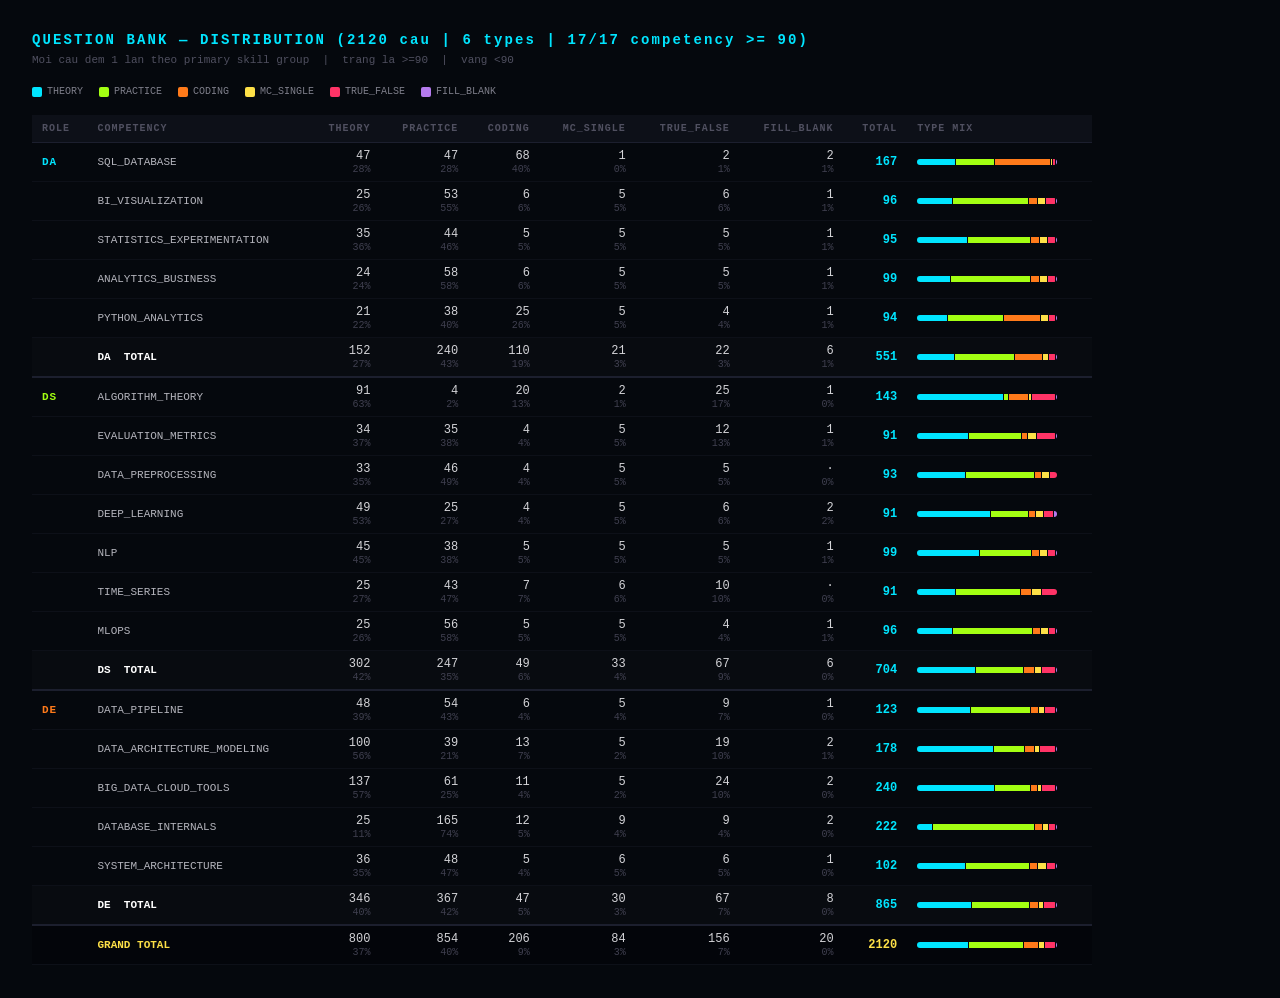
<file: utils/data/qc/distribution_type.html>
<!DOCTYPE html><html><head><meta charset="utf-8"><title>Distribution</title>
<style>
*{box-sizing:border-box;margin:0;padding:0;}
body{background:#05080d;color:#d4d4d8;font-family:"JetBrains Mono",monospace;font-size:12px;padding:32px;}
h2{color:#00e5ff;letter-spacing:.15em;margin-bottom:6px;font-size:14px;}
p{color:#505060;font-size:11px;margin-bottom:20px;}
table{border-collapse:collapse;width:100%;max-width:1060px;}
th{background:#0d1018;color:#505060;font-size:10px;letter-spacing:.1em;padding:8px 10px;border-bottom:1px solid #1c1f2e;text-align:right;}
th.left{text-align:left;}
td{padding:6px 10px;border-bottom:1px solid #0d1018;vertical-align:middle;}
.role{font-weight:bold;font-size:11px;letter-spacing:.08em;}
.rDA{color:#00e5ff;}.rDS{color:#a3ff12;}.rDE{color:#ff7a1a;}
.skill{font-size:11px;text-align:left;}
.ok{color:#b4b4bc;}.low{color:#fde047;}
.num{text-align:right;color:#d4d4d8;}
.pct{display:block;color:#404050;font-size:10px;margin-top:1px;}
.total{text-align:right;font-weight:bold;color:#00e5ff;}
.sub td{background:#080b10;border-top:1px solid #1c1f2e;border-bottom:2px solid #1c1f2e;}
.sub .skill{color:#fff;font-weight:bold;}.sub .total{color:#00e5ff;}
.grand td{background:#03050a;border-top:2px solid #222;}
.grand .skill{color:#fde047;font-weight:bold;}.grand .total{color:#fde047;}
.bar-cell{text-align:left;padding:6px 10px;}
.bar{display:flex;height:6px;border-radius:3px;overflow:hidden;gap:1px;width:140px;}
.b0{background:#00e5ff;}.b1{background:#a3ff12;}.b2{background:#ff7a1a;}
.b3{background:#fde047;}.b4{background:#ff3366;}.b5{background:#b57bee;}
.legend{display:flex;gap:16px;margin-bottom:18px;flex-wrap:wrap;}
.leg{display:flex;align-items:center;gap:5px;font-size:10px;color:#7e7e8a;}
.dot{width:10px;height:10px;border-radius:2px;}
</style></head><body>
<h2>QUESTION BANK — DISTRIBUTION  (2120 cau | 6 types | 17/17 competency >= 90)</h2>
<p>Moi cau dem 1 lan theo primary skill group &nbsp;|&nbsp; trang la >=90 &nbsp;|&nbsp; vang &lt;90</p>
<div class="legend">
  <div class="leg"><div class="dot b0"></div>THEORY</div>
  <div class="leg"><div class="dot b1"></div>PRACTICE</div>
  <div class="leg"><div class="dot b2"></div>CODING</div>
  <div class="leg"><div class="dot b3"></div>MC_SINGLE</div>
  <div class="leg"><div class="dot b4"></div>TRUE_FALSE</div>
  <div class="leg"><div class="dot b5"></div>FILL_BLANK</div>
</div>
<table><thead><tr>
  <th class="left">ROLE</th><th class="left">COMPETENCY</th>
  <th>THEORY</th><th>PRACTICE</th><th>CODING</th><th>MC_SINGLE</th><th>TRUE_FALSE</th><th>FILL_BLANK</th>
  <th>TOTAL</th><th class="left">TYPE MIX</th>
</tr></thead><tbody>
<tr class=""><td><span class="role rDA">DA</span></td><td class="skill"><span class="ok">SQL_<wbr>DATABASE</span></td><td class="num">47<span class="pct">28%</span></td><td class="num">47<span class="pct">28%</span></td><td class="num">68<span class="pct">40%</span></td><td class="num">1<span class="pct">0%</span></td><td class="num">2<span class="pct">1%</span></td><td class="num">2<span class="pct">1%</span></td><td class="total">167</td><td class="bar-cell"><div class="bar"><div class="b0" style="flex:47"></div><div class="b1" style="flex:47"></div><div class="b2" style="flex:68"></div><div class="b3" style="flex:1"></div><div class="b4" style="flex:2"></div><div class="b5" style="flex:2"></div></div></td></tr>
<tr class=""><td></td><td class="skill"><span class="ok">BI_<wbr>VISUALIZATION</span></td><td class="num">25<span class="pct">26%</span></td><td class="num">53<span class="pct">55%</span></td><td class="num">6<span class="pct">6%</span></td><td class="num">5<span class="pct">5%</span></td><td class="num">6<span class="pct">6%</span></td><td class="num">1<span class="pct">1%</span></td><td class="total">96</td><td class="bar-cell"><div class="bar"><div class="b0" style="flex:25"></div><div class="b1" style="flex:53"></div><div class="b2" style="flex:6"></div><div class="b3" style="flex:5"></div><div class="b4" style="flex:6"></div><div class="b5" style="flex:1"></div></div></td></tr>
<tr class=""><td></td><td class="skill"><span class="ok">STATISTICS_<wbr>EXPERIMENTATION</span></td><td class="num">35<span class="pct">36%</span></td><td class="num">44<span class="pct">46%</span></td><td class="num">5<span class="pct">5%</span></td><td class="num">5<span class="pct">5%</span></td><td class="num">5<span class="pct">5%</span></td><td class="num">1<span class="pct">1%</span></td><td class="total">95</td><td class="bar-cell"><div class="bar"><div class="b0" style="flex:35"></div><div class="b1" style="flex:44"></div><div class="b2" style="flex:5"></div><div class="b3" style="flex:5"></div><div class="b4" style="flex:5"></div><div class="b5" style="flex:1"></div></div></td></tr>
<tr class=""><td></td><td class="skill"><span class="ok">ANALYTICS_<wbr>BUSINESS</span></td><td class="num">24<span class="pct">24%</span></td><td class="num">58<span class="pct">58%</span></td><td class="num">6<span class="pct">6%</span></td><td class="num">5<span class="pct">5%</span></td><td class="num">5<span class="pct">5%</span></td><td class="num">1<span class="pct">1%</span></td><td class="total">99</td><td class="bar-cell"><div class="bar"><div class="b0" style="flex:24"></div><div class="b1" style="flex:58"></div><div class="b2" style="flex:6"></div><div class="b3" style="flex:5"></div><div class="b4" style="flex:5"></div><div class="b5" style="flex:1"></div></div></td></tr>
<tr class=""><td></td><td class="skill"><span class="ok">PYTHON_<wbr>ANALYTICS</span></td><td class="num">21<span class="pct">22%</span></td><td class="num">38<span class="pct">40%</span></td><td class="num">25<span class="pct">26%</span></td><td class="num">5<span class="pct">5%</span></td><td class="num">4<span class="pct">4%</span></td><td class="num">1<span class="pct">1%</span></td><td class="total">94</td><td class="bar-cell"><div class="bar"><div class="b0" style="flex:21"></div><div class="b1" style="flex:38"></div><div class="b2" style="flex:25"></div><div class="b3" style="flex:5"></div><div class="b4" style="flex:4"></div><div class="b5" style="flex:1"></div></div></td></tr>
<tr class="sub"><td></td><td class="skill"><b>DA &nbsp;TOTAL</b></td><td class="num">152<span class="pct">27%</span></td><td class="num">240<span class="pct">43%</span></td><td class="num">110<span class="pct">19%</span></td><td class="num">21<span class="pct">3%</span></td><td class="num">22<span class="pct">3%</span></td><td class="num">6<span class="pct">1%</span></td><td class="total">551</td><td class="bar-cell"><div class="bar"><div class="b0" style="flex:152"></div><div class="b1" style="flex:240"></div><div class="b2" style="flex:110"></div><div class="b3" style="flex:21"></div><div class="b4" style="flex:22"></div><div class="b5" style="flex:6"></div></div></td></tr>
<tr class=""><td><span class="role rDS">DS</span></td><td class="skill"><span class="ok">ALGORITHM_<wbr>THEORY</span></td><td class="num">91<span class="pct">63%</span></td><td class="num">4<span class="pct">2%</span></td><td class="num">20<span class="pct">13%</span></td><td class="num">2<span class="pct">1%</span></td><td class="num">25<span class="pct">17%</span></td><td class="num">1<span class="pct">0%</span></td><td class="total">143</td><td class="bar-cell"><div class="bar"><div class="b0" style="flex:91"></div><div class="b1" style="flex:4"></div><div class="b2" style="flex:20"></div><div class="b3" style="flex:2"></div><div class="b4" style="flex:25"></div><div class="b5" style="flex:1"></div></div></td></tr>
<tr class=""><td></td><td class="skill"><span class="ok">EVALUATION_<wbr>METRICS</span></td><td class="num">34<span class="pct">37%</span></td><td class="num">35<span class="pct">38%</span></td><td class="num">4<span class="pct">4%</span></td><td class="num">5<span class="pct">5%</span></td><td class="num">12<span class="pct">13%</span></td><td class="num">1<span class="pct">1%</span></td><td class="total">91</td><td class="bar-cell"><div class="bar"><div class="b0" style="flex:34"></div><div class="b1" style="flex:35"></div><div class="b2" style="flex:4"></div><div class="b3" style="flex:5"></div><div class="b4" style="flex:12"></div><div class="b5" style="flex:1"></div></div></td></tr>
<tr class=""><td></td><td class="skill"><span class="ok">DATA_<wbr>PREPROCESSING</span></td><td class="num">33<span class="pct">35%</span></td><td class="num">46<span class="pct">49%</span></td><td class="num">4<span class="pct">4%</span></td><td class="num">5<span class="pct">5%</span></td><td class="num">5<span class="pct">5%</span></td><td class="num">·<span class="pct">0%</span></td><td class="total">93</td><td class="bar-cell"><div class="bar"><div class="b0" style="flex:33"></div><div class="b1" style="flex:46"></div><div class="b2" style="flex:4"></div><div class="b3" style="flex:5"></div><div class="b4" style="flex:5"></div></div></td></tr>
<tr class=""><td></td><td class="skill"><span class="ok">DEEP_<wbr>LEARNING</span></td><td class="num">49<span class="pct">53%</span></td><td class="num">25<span class="pct">27%</span></td><td class="num">4<span class="pct">4%</span></td><td class="num">5<span class="pct">5%</span></td><td class="num">6<span class="pct">6%</span></td><td class="num">2<span class="pct">2%</span></td><td class="total">91</td><td class="bar-cell"><div class="bar"><div class="b0" style="flex:49"></div><div class="b1" style="flex:25"></div><div class="b2" style="flex:4"></div><div class="b3" style="flex:5"></div><div class="b4" style="flex:6"></div><div class="b5" style="flex:2"></div></div></td></tr>
<tr class=""><td></td><td class="skill"><span class="ok">NLP</span></td><td class="num">45<span class="pct">45%</span></td><td class="num">38<span class="pct">38%</span></td><td class="num">5<span class="pct">5%</span></td><td class="num">5<span class="pct">5%</span></td><td class="num">5<span class="pct">5%</span></td><td class="num">1<span class="pct">1%</span></td><td class="total">99</td><td class="bar-cell"><div class="bar"><div class="b0" style="flex:45"></div><div class="b1" style="flex:38"></div><div class="b2" style="flex:5"></div><div class="b3" style="flex:5"></div><div class="b4" style="flex:5"></div><div class="b5" style="flex:1"></div></div></td></tr>
<tr class=""><td></td><td class="skill"><span class="ok">TIME_<wbr>SERIES</span></td><td class="num">25<span class="pct">27%</span></td><td class="num">43<span class="pct">47%</span></td><td class="num">7<span class="pct">7%</span></td><td class="num">6<span class="pct">6%</span></td><td class="num">10<span class="pct">10%</span></td><td class="num">·<span class="pct">0%</span></td><td class="total">91</td><td class="bar-cell"><div class="bar"><div class="b0" style="flex:25"></div><div class="b1" style="flex:43"></div><div class="b2" style="flex:7"></div><div class="b3" style="flex:6"></div><div class="b4" style="flex:10"></div></div></td></tr>
<tr class=""><td></td><td class="skill"><span class="ok">MLOPS</span></td><td class="num">25<span class="pct">26%</span></td><td class="num">56<span class="pct">58%</span></td><td class="num">5<span class="pct">5%</span></td><td class="num">5<span class="pct">5%</span></td><td class="num">4<span class="pct">4%</span></td><td class="num">1<span class="pct">1%</span></td><td class="total">96</td><td class="bar-cell"><div class="bar"><div class="b0" style="flex:25"></div><div class="b1" style="flex:56"></div><div class="b2" style="flex:5"></div><div class="b3" style="flex:5"></div><div class="b4" style="flex:4"></div><div class="b5" style="flex:1"></div></div></td></tr>
<tr class="sub"><td></td><td class="skill"><b>DS &nbsp;TOTAL</b></td><td class="num">302<span class="pct">42%</span></td><td class="num">247<span class="pct">35%</span></td><td class="num">49<span class="pct">6%</span></td><td class="num">33<span class="pct">4%</span></td><td class="num">67<span class="pct">9%</span></td><td class="num">6<span class="pct">0%</span></td><td class="total">704</td><td class="bar-cell"><div class="bar"><div class="b0" style="flex:302"></div><div class="b1" style="flex:247"></div><div class="b2" style="flex:49"></div><div class="b3" style="flex:33"></div><div class="b4" style="flex:67"></div><div class="b5" style="flex:6"></div></div></td></tr>
<tr class=""><td><span class="role rDE">DE</span></td><td class="skill"><span class="ok">DATA_<wbr>PIPELINE</span></td><td class="num">48<span class="pct">39%</span></td><td class="num">54<span class="pct">43%</span></td><td class="num">6<span class="pct">4%</span></td><td class="num">5<span class="pct">4%</span></td><td class="num">9<span class="pct">7%</span></td><td class="num">1<span class="pct">0%</span></td><td class="total">123</td><td class="bar-cell"><div class="bar"><div class="b0" style="flex:48"></div><div class="b1" style="flex:54"></div><div class="b2" style="flex:6"></div><div class="b3" style="flex:5"></div><div class="b4" style="flex:9"></div><div class="b5" style="flex:1"></div></div></td></tr>
<tr class=""><td></td><td class="skill"><span class="ok">DATA_<wbr>ARCHITECTURE_<wbr>MODELING</span></td><td class="num">100<span class="pct">56%</span></td><td class="num">39<span class="pct">21%</span></td><td class="num">13<span class="pct">7%</span></td><td class="num">5<span class="pct">2%</span></td><td class="num">19<span class="pct">10%</span></td><td class="num">2<span class="pct">1%</span></td><td class="total">178</td><td class="bar-cell"><div class="bar"><div class="b0" style="flex:100"></div><div class="b1" style="flex:39"></div><div class="b2" style="flex:13"></div><div class="b3" style="flex:5"></div><div class="b4" style="flex:19"></div><div class="b5" style="flex:2"></div></div></td></tr>
<tr class=""><td></td><td class="skill"><span class="ok">BIG_<wbr>DATA_<wbr>CLOUD_<wbr>TOOLS</span></td><td class="num">137<span class="pct">57%</span></td><td class="num">61<span class="pct">25%</span></td><td class="num">11<span class="pct">4%</span></td><td class="num">5<span class="pct">2%</span></td><td class="num">24<span class="pct">10%</span></td><td class="num">2<span class="pct">0%</span></td><td class="total">240</td><td class="bar-cell"><div class="bar"><div class="b0" style="flex:137"></div><div class="b1" style="flex:61"></div><div class="b2" style="flex:11"></div><div class="b3" style="flex:5"></div><div class="b4" style="flex:24"></div><div class="b5" style="flex:2"></div></div></td></tr>
<tr class=""><td></td><td class="skill"><span class="ok">DATABASE_<wbr>INTERNALS</span></td><td class="num">25<span class="pct">11%</span></td><td class="num">165<span class="pct">74%</span></td><td class="num">12<span class="pct">5%</span></td><td class="num">9<span class="pct">4%</span></td><td class="num">9<span class="pct">4%</span></td><td class="num">2<span class="pct">0%</span></td><td class="total">222</td><td class="bar-cell"><div class="bar"><div class="b0" style="flex:25"></div><div class="b1" style="flex:165"></div><div class="b2" style="flex:12"></div><div class="b3" style="flex:9"></div><div class="b4" style="flex:9"></div><div class="b5" style="flex:2"></div></div></td></tr>
<tr class=""><td></td><td class="skill"><span class="ok">SYSTEM_<wbr>ARCHITECTURE</span></td><td class="num">36<span class="pct">35%</span></td><td class="num">48<span class="pct">47%</span></td><td class="num">5<span class="pct">4%</span></td><td class="num">6<span class="pct">5%</span></td><td class="num">6<span class="pct">5%</span></td><td class="num">1<span class="pct">0%</span></td><td class="total">102</td><td class="bar-cell"><div class="bar"><div class="b0" style="flex:36"></div><div class="b1" style="flex:48"></div><div class="b2" style="flex:5"></div><div class="b3" style="flex:6"></div><div class="b4" style="flex:6"></div><div class="b5" style="flex:1"></div></div></td></tr>
<tr class="sub"><td></td><td class="skill"><b>DE &nbsp;TOTAL</b></td><td class="num">346<span class="pct">40%</span></td><td class="num">367<span class="pct">42%</span></td><td class="num">47<span class="pct">5%</span></td><td class="num">30<span class="pct">3%</span></td><td class="num">67<span class="pct">7%</span></td><td class="num">8<span class="pct">0%</span></td><td class="total">865</td><td class="bar-cell"><div class="bar"><div class="b0" style="flex:346"></div><div class="b1" style="flex:367"></div><div class="b2" style="flex:47"></div><div class="b3" style="flex:30"></div><div class="b4" style="flex:67"></div><div class="b5" style="flex:8"></div></div></td></tr>
<tr class="grand"><td></td><td class="skill">GRAND TOTAL</td><td class="num">800<span class="pct">37%</span></td><td class="num">854<span class="pct">40%</span></td><td class="num">206<span class="pct">9%</span></td><td class="num">84<span class="pct">3%</span></td><td class="num">156<span class="pct">7%</span></td><td class="num">20<span class="pct">0%</span></td><td class="total">2120</td><td class="bar-cell"><div class="bar"><div class="b0" style="flex:800"></div><div class="b1" style="flex:854"></div><div class="b2" style="flex:206"></div><div class="b3" style="flex:84"></div><div class="b4" style="flex:156"></div><div class="b5" style="flex:20"></div></div></td></tr>
</tbody></table></body></html>
</file>
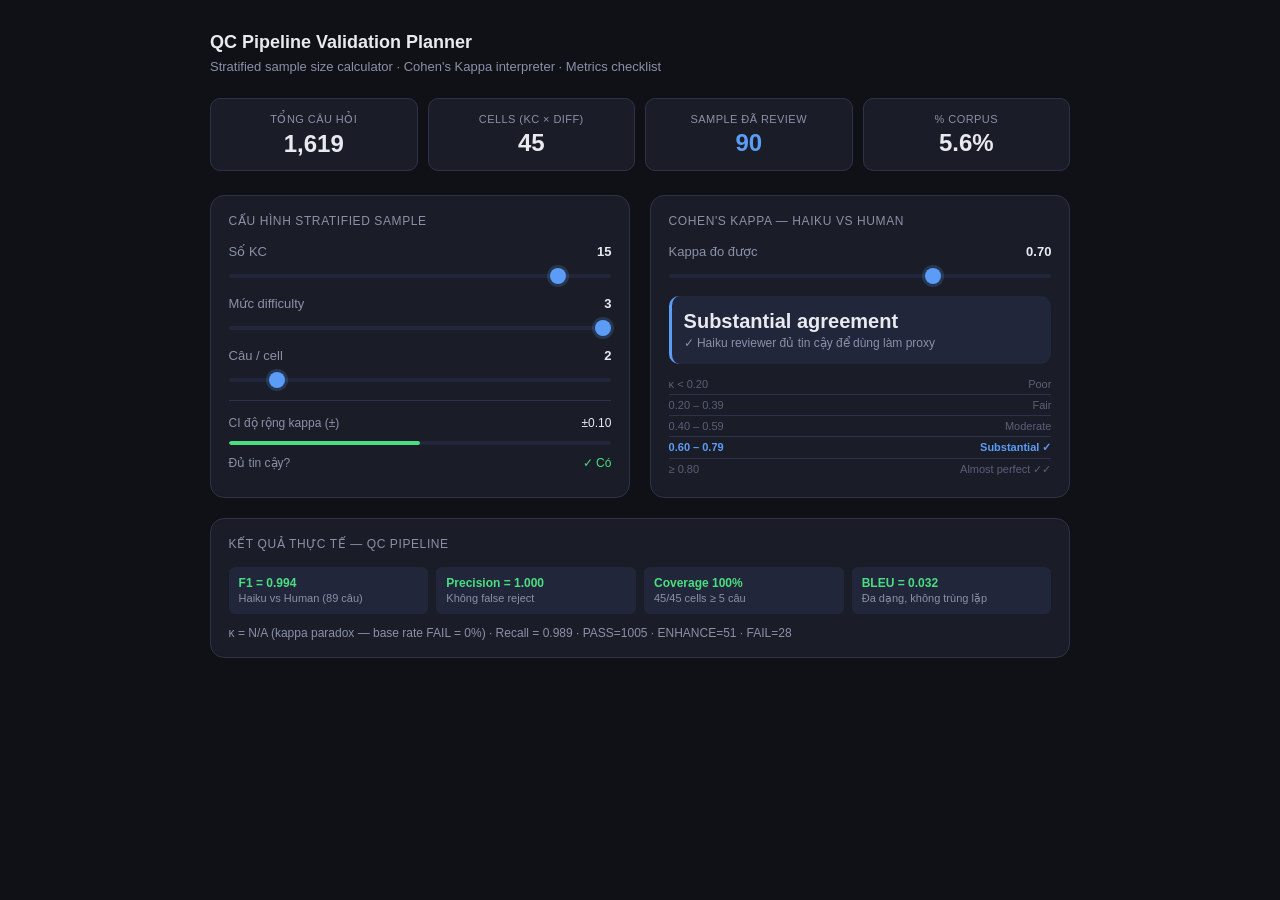
<file: utils/data/qc/qc_validation_widget.html>
<!DOCTYPE html>
<html lang="vi">
<head>
  <meta charset="UTF-8">
  <meta name="viewport" content="width=device-width, initial-scale=1.0">
  <title>QC Pipeline Validation Planner</title>
  <style>
    *, *::before, *::after { box-sizing: border-box; margin: 0; padding: 0; }

    :root {
      --bg:          #0f1117;
      --bg-card:     #1a1d27;
      --bg-input:    #22263a;
      --border:      #2e3248;
      --text:        #e8eaf0;
      --text-sec:    #8b90a8;
      --text-tert:   #5a5f78;
      --blue:        #5b9cf6;
      --green:       #4ade80;
      --yellow:      #facc15;
      --red:         #f87171;
      --radius-sm:   6px;
      --radius-md:   10px;
      --radius-lg:   14px;
    }

    body {
      font-family: -apple-system, BlinkMacSystemFont, 'Segoe UI', sans-serif;
      background: var(--bg);
      color: var(--text);
      min-height: 100vh;
      padding: 2rem 1rem;
    }

    .container {
      max-width: 860px;
      margin: 0 auto;
    }

    h1 {
      font-size: 18px;
      font-weight: 600;
      margin-bottom: 6px;
    }

    .subtitle {
      font-size: 13px;
      color: var(--text-sec);
      margin-bottom: 1.5rem;
    }

    /* ── Stats row ── */
    .stats-row {
      display: grid;
      grid-template-columns: repeat(4, 1fr);
      gap: 10px;
      margin-bottom: 1.5rem;
    }

    .stat-card {
      background: var(--bg-card);
      border: 0.5px solid var(--border);
      border-radius: var(--radius-md);
      padding: 14px 12px;
      text-align: center;
    }

    .stat-label {
      font-size: 11px;
      color: var(--text-sec);
      margin-bottom: 6px;
      text-transform: uppercase;
      letter-spacing: 0.04em;
    }

    .stat-value {
      font-size: 24px;
      font-weight: 600;
      line-height: 1;
    }

    .stat-value.blue  { color: var(--blue); }
    .stat-value.green { color: var(--green); }

    /* ── Two-column layout ── */
    .two-col {
      display: grid;
      grid-template-columns: 1fr 1fr;
      gap: 1.25rem;
      margin-bottom: 1.25rem;
    }

    .panel {
      background: var(--bg-card);
      border: 0.5px solid var(--border);
      border-radius: var(--radius-lg);
      padding: 1.1rem;
    }

    .panel-title {
      font-size: 12px;
      color: var(--text-sec);
      text-transform: uppercase;
      letter-spacing: 0.05em;
      margin-bottom: 1rem;
      font-weight: 500;
    }

    /* ── Sliders ── */
    .slider-row {
      margin-bottom: 14px;
    }

    .slider-header {
      display: flex;
      justify-content: space-between;
      margin-bottom: 5px;
    }

    .slider-label { font-size: 13px; color: var(--text-sec); }
    .slider-value { font-size: 13px; font-weight: 600; }

    input[type=range] {
      -webkit-appearance: none;
      width: 100%;
      height: 4px;
      background: var(--bg-input);
      border-radius: 2px;
      outline: none;
      cursor: pointer;
    }

    input[type=range]::-webkit-slider-thumb {
      -webkit-appearance: none;
      width: 16px;
      height: 16px;
      background: var(--blue);
      border-radius: 50%;
      box-shadow: 0 0 0 3px rgba(91,156,246,0.2);
      transition: box-shadow 0.15s;
    }

    input[type=range]::-webkit-slider-thumb:hover {
      box-shadow: 0 0 0 5px rgba(91,156,246,0.3);
    }

    /* ── Divider ── */
    .divider {
      border: none;
      border-top: 0.5px solid var(--border);
      margin: 12px 0;
    }

    .meta-row {
      display: flex;
      justify-content: space-between;
      font-size: 12px;
      padding: 3px 0;
    }

    .meta-row .label { color: var(--text-sec); }
    .meta-row .val   { font-weight: 500; }

    /* ── Kappa verdict box ── */
    .kappa-box {
      background: var(--bg-input);
      border-radius: var(--radius-md);
      padding: 14px;
      margin: 10px 0;
      transition: background 0.2s;
    }

    .kappa-box-title {
      font-size: 20px;
      font-weight: 600;
      margin-bottom: 3px;
    }

    .kappa-box-sub {
      font-size: 12px;
      color: var(--text-sec);
    }

    /* ── Kappa scale ── */
    .kappa-scale { margin-top: 10px; }

    .scale-row {
      display: flex;
      justify-content: space-between;
      font-size: 11px;
      padding: 4px 0;
      border-bottom: 0.5px solid var(--border);
      color: var(--text-tert);
    }

    .scale-row:last-child { border-bottom: none; }
    .scale-row.active-substantial { color: var(--blue); font-weight: 600; }
    .scale-row.active-perfect     { color: var(--green); font-weight: 600; }

    /* ── Metrics footer ── */
    .metrics-panel {
      background: var(--bg-card);
      border: 0.5px solid var(--border);
      border-radius: var(--radius-lg);
      padding: 1.1rem;
    }

    .metrics-grid {
      display: grid;
      grid-template-columns: repeat(4, 1fr);
      gap: 8px;
      margin-top: 10px;
    }

    .metric-chip {
      background: var(--bg-input);
      border-radius: var(--radius-sm);
      padding: 9px 10px;
      font-size: 12px;
    }

    .metric-chip .name { font-weight: 600; margin-bottom: 2px; }
    .metric-chip .desc { color: var(--text-sec); font-size: 11px; }

    /* ── Progress bar for CI ── */
    .ci-bar-wrap {
      height: 4px;
      background: var(--bg-input);
      border-radius: 2px;
      margin-top: 8px;
      overflow: hidden;
    }

    .ci-bar {
      height: 100%;
      border-radius: 2px;
      transition: width 0.3s, background 0.3s;
    }

    /* ── Responsive ── */
    @media (max-width: 600px) {
      .two-col    { grid-template-columns: 1fr; }
      .stats-row  { grid-template-columns: repeat(2, 1fr); }
      .metrics-grid { grid-template-columns: repeat(2, 1fr); }
    }
  </style>
</head>
<body>
<div class="container">

  <h1>QC Pipeline Validation Planner</h1>
  <p class="subtitle">Stratified sample size calculator · Cohen's Kappa interpreter · Metrics checklist</p>

  <!-- Stats row -->
  <div class="stats-row">
    <div class="stat-card">
      <div class="stat-label">Tổng câu hỏi</div>
      <div class="stat-value" id="total-q">1,619</div>
    </div>
    <div class="stat-card">
      <div class="stat-label">Cells (KC × diff)</div>
      <div class="stat-value" id="total-cells">45</div>
    </div>
    <div class="stat-card">
      <div class="stat-label">Sample đã review</div>
      <div class="stat-value blue" id="sample-size">89</div>
    </div>
    <div class="stat-card">
      <div class="stat-label">% corpus</div>
      <div class="stat-value" id="pct-corpus">5.5%</div>
    </div>
  </div>

  <!-- Two-column -->
  <div class="two-col">

    <!-- Left: Sample config -->
    <div class="panel">
      <div class="panel-title">Cấu hình stratified sample</div>

      <div class="slider-row">
        <div class="slider-header">
          <span class="slider-label">Số KC</span>
          <span class="slider-value" id="n-kc-out">15</span>
        </div>
        <input type="range" min="1" max="17" value="15" id="n-kc">
      </div>

      <div class="slider-row">
        <div class="slider-header">
          <span class="slider-label">Mức difficulty</span>
          <span class="slider-value" id="n-diff-out">3</span>
        </div>
        <input type="range" min="1" max="3" value="3" id="n-diff">
      </div>

      <div class="slider-row">
        <div class="slider-header">
          <span class="slider-label">Câu / cell</span>
          <span class="slider-value" id="per-cell-out">2</span>
        </div>
        <input type="range" min="1" max="10" value="2" id="per-cell">
      </div>

      <hr class="divider">

      <div class="meta-row">
        <span class="label">CI độ rộng kappa (±)</span>
        <span class="val" id="ci-out">±0.08</span>
      </div>
      <div class="ci-bar-wrap">
        <div class="ci-bar" id="ci-bar" style="width:40%; background: var(--green);"></div>
      </div>

      <div class="meta-row" style="margin-top: 8px;">
        <span class="label">Đủ tin cậy?</span>
        <span class="val" id="reliable-out">✓ Có</span>
      </div>
    </div>

    <!-- Right: Kappa -->
    <div class="panel">
      <div class="panel-title">Cohen's Kappa — Haiku vs Human</div>

      <div class="slider-row">
        <div class="slider-header">
          <span class="slider-label">Kappa đo được</span>
          <span class="slider-value" id="kappa-val-out">0.70</span>
        </div>
        <input type="range" min="0" max="100" value="70" id="kappa-slider">
      </div>

      <div class="kappa-box" id="kappa-box">
        <div class="kappa-box-title" id="kappa-label">Substantial agreement</div>
        <div class="kappa-box-sub" id="kappa-verdict">✓ Haiku reviewer đủ tin cậy để dùng làm proxy</div>
      </div>

      <div class="kappa-scale">
        <div class="scale-row" id="row-poor">
          <span>κ &lt; 0.20</span><span>Poor</span>
        </div>
        <div class="scale-row" id="row-fair">
          <span>0.20 – 0.39</span><span>Fair</span>
        </div>
        <div class="scale-row" id="row-moderate">
          <span>0.40 – 0.59</span><span>Moderate</span>
        </div>
        <div class="scale-row" id="row-substantial">
          <span>0.60 – 0.79</span><span>Substantial ✓</span>
        </div>
        <div class="scale-row" id="row-perfect">
          <span>≥ 0.80</span><span>Almost perfect ✓✓</span>
        </div>
      </div>
    </div>
  </div>

  <!-- Metrics footer -->
  <div class="metrics-panel">
    <div class="panel-title">Kết quả thực tế — QC Pipeline</div>
    <div class="metrics-grid">
      <div class="metric-chip">
        <div class="name" style="color:var(--green)">F1 = 0.994</div>
        <div class="desc">Haiku vs Human (89 câu)</div>
      </div>
      <div class="metric-chip">
        <div class="name" style="color:var(--green)">Precision = 1.000</div>
        <div class="desc">Không false reject</div>
      </div>
      <div class="metric-chip">
        <div class="name" style="color:var(--green)">Coverage 100%</div>
        <div class="desc">45/45 cells ≥ 5 câu</div>
      </div>
      <div class="metric-chip">
        <div class="name" style="color:var(--green)">BLEU = 0.032</div>
        <div class="desc">Đa dạng, không trùng lặp</div>
      </div>
    </div>
    <div style="margin-top:12px; font-size:12px; color:var(--text-sec);">
      κ = N/A (kappa paradox — base rate FAIL = 0%) · Recall = 0.989 · PASS=1005 · ENHANCE=51 · FAIL=28
    </div>
  </div>

</div>

<script>
  const TOTAL_Q = 1619;

  const scaleRows = {
    poor:        { el: document.getElementById('row-poor'),        cls: '' },
    fair:        { el: document.getElementById('row-fair'),        cls: '' },
    moderate:    { el: document.getElementById('row-moderate'),    cls: '' },
    substantial: { el: document.getElementById('row-substantial'), cls: 'active-substantial' },
    perfect:     { el: document.getElementById('row-perfect'),     cls: 'active-perfect' },
  };

  function getKappaInfo(k) {
    if (k >= 0.80) return { band: 'perfect',     label: 'Almost perfect',        sub: '✓✓ Rất tốt — justify toàn corpus', color: 'var(--green)' };
    if (k >= 0.60) return { band: 'substantial', label: 'Substantial agreement', sub: '✓ Haiku reviewer đủ tin cậy để dùng làm proxy', color: 'var(--blue)' };
    if (k >= 0.40) return { band: 'moderate',    label: 'Moderate agreement',    sub: '~ Chấp nhận được nhưng giới hạn', color: 'var(--yellow)' };
    if (k >= 0.20) return { band: 'fair',        label: 'Fair agreement',        sub: '✗ Cần cải thiện pipeline', color: 'var(--yellow)' };
    return              { band: 'poor',         label: 'Poor agreement',         sub: '✗ Không đủ tin cậy', color: 'var(--red)' };
  }

  function update() {
    const nKC    = +document.getElementById('n-kc').value;
    const nDiff  = +document.getElementById('n-diff').value;
    const perCell = +document.getElementById('per-cell').value;
    const kappa  = +document.getElementById('kappa-slider').value / 100;

    // Stats
    const cells  = nKC * nDiff;
    const sample = cells * perCell;
    const pct    = (sample / TOTAL_Q * 100).toFixed(1);

    document.getElementById('n-kc-out').textContent    = nKC;
    document.getElementById('n-diff-out').textContent  = nDiff;
    document.getElementById('per-cell-out').textContent= perCell;
    document.getElementById('total-cells').textContent = cells;
    document.getElementById('sample-size').textContent = sample;
    document.getElementById('pct-corpus').textContent  = pct + '%';

    // CI
    const ci      = (1.96 * Math.sqrt(0.25 / Math.max(sample, 1))).toFixed(2);
    const ciOk    = parseFloat(ci) <= 0.10;
    const ciPct   = Math.min(parseFloat(ci) / 0.20 * 100, 100);
    document.getElementById('ci-out').textContent      = '±' + ci;
    document.getElementById('reliable-out').textContent= ciOk ? '✓ Có' : '✗ Cần tăng sample';
    document.getElementById('reliable-out').style.color= ciOk ? 'var(--green)' : 'var(--red)';

    const ciBar = document.getElementById('ci-bar');
    ciBar.style.width      = ciPct + '%';
    ciBar.style.background = ciOk ? 'var(--green)' : 'var(--red)';

    // Kappa
    const info = getKappaInfo(kappa);
    document.getElementById('kappa-val-out').textContent = kappa.toFixed(2);
    document.getElementById('kappa-label').textContent   = info.label;
    document.getElementById('kappa-verdict').textContent = info.sub;
    document.getElementById('kappa-box').style.borderLeft= `3px solid ${info.color}`;
    document.getElementById('kappa-box').style.paddingLeft= '12px';

    // Highlight active scale row
    Object.entries(scaleRows).forEach(([key, obj]) => {
      obj.el.className = 'scale-row' + (key === info.band && obj.cls ? ' ' + obj.cls : '');
    });
  }

  ['n-kc','n-diff','per-cell','kappa-slider'].forEach(id => {
    document.getElementById(id).addEventListener('input', update);
  });

  update();
</script>
</body>
</html>
</file>
